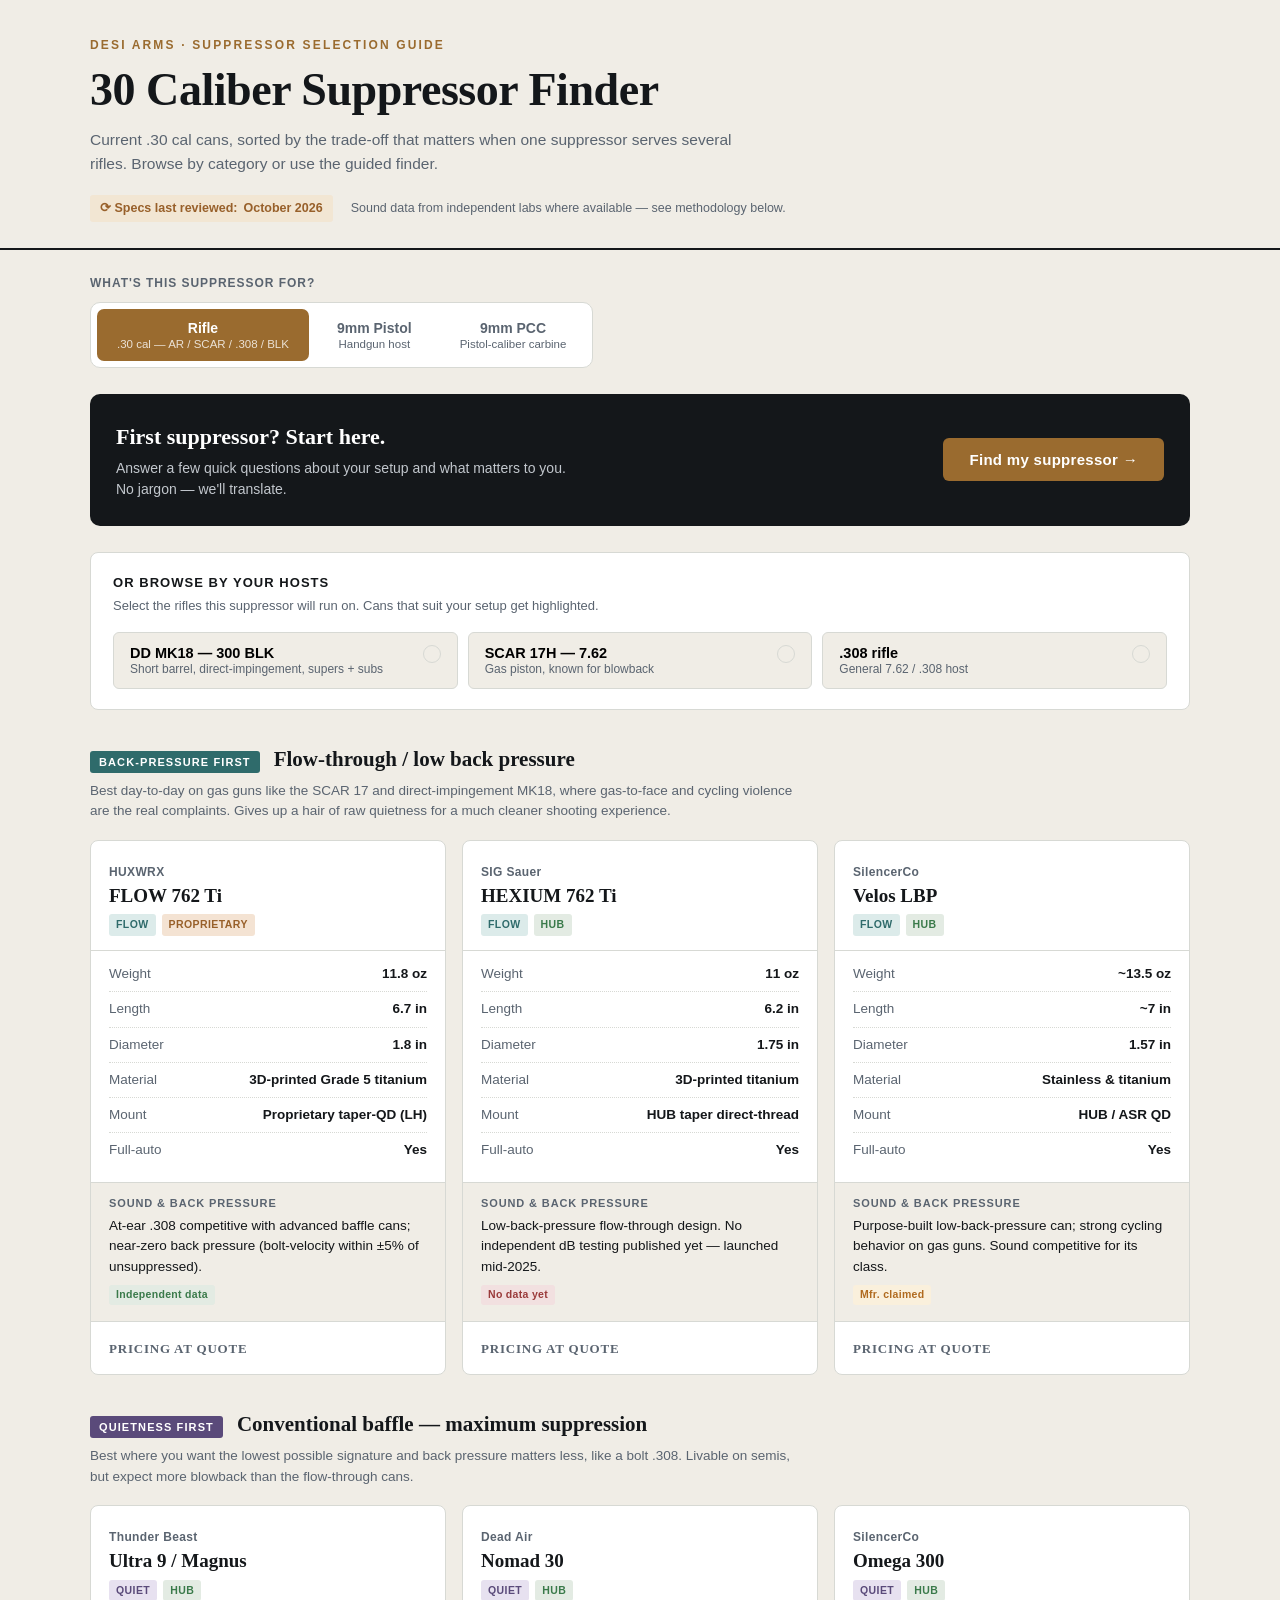
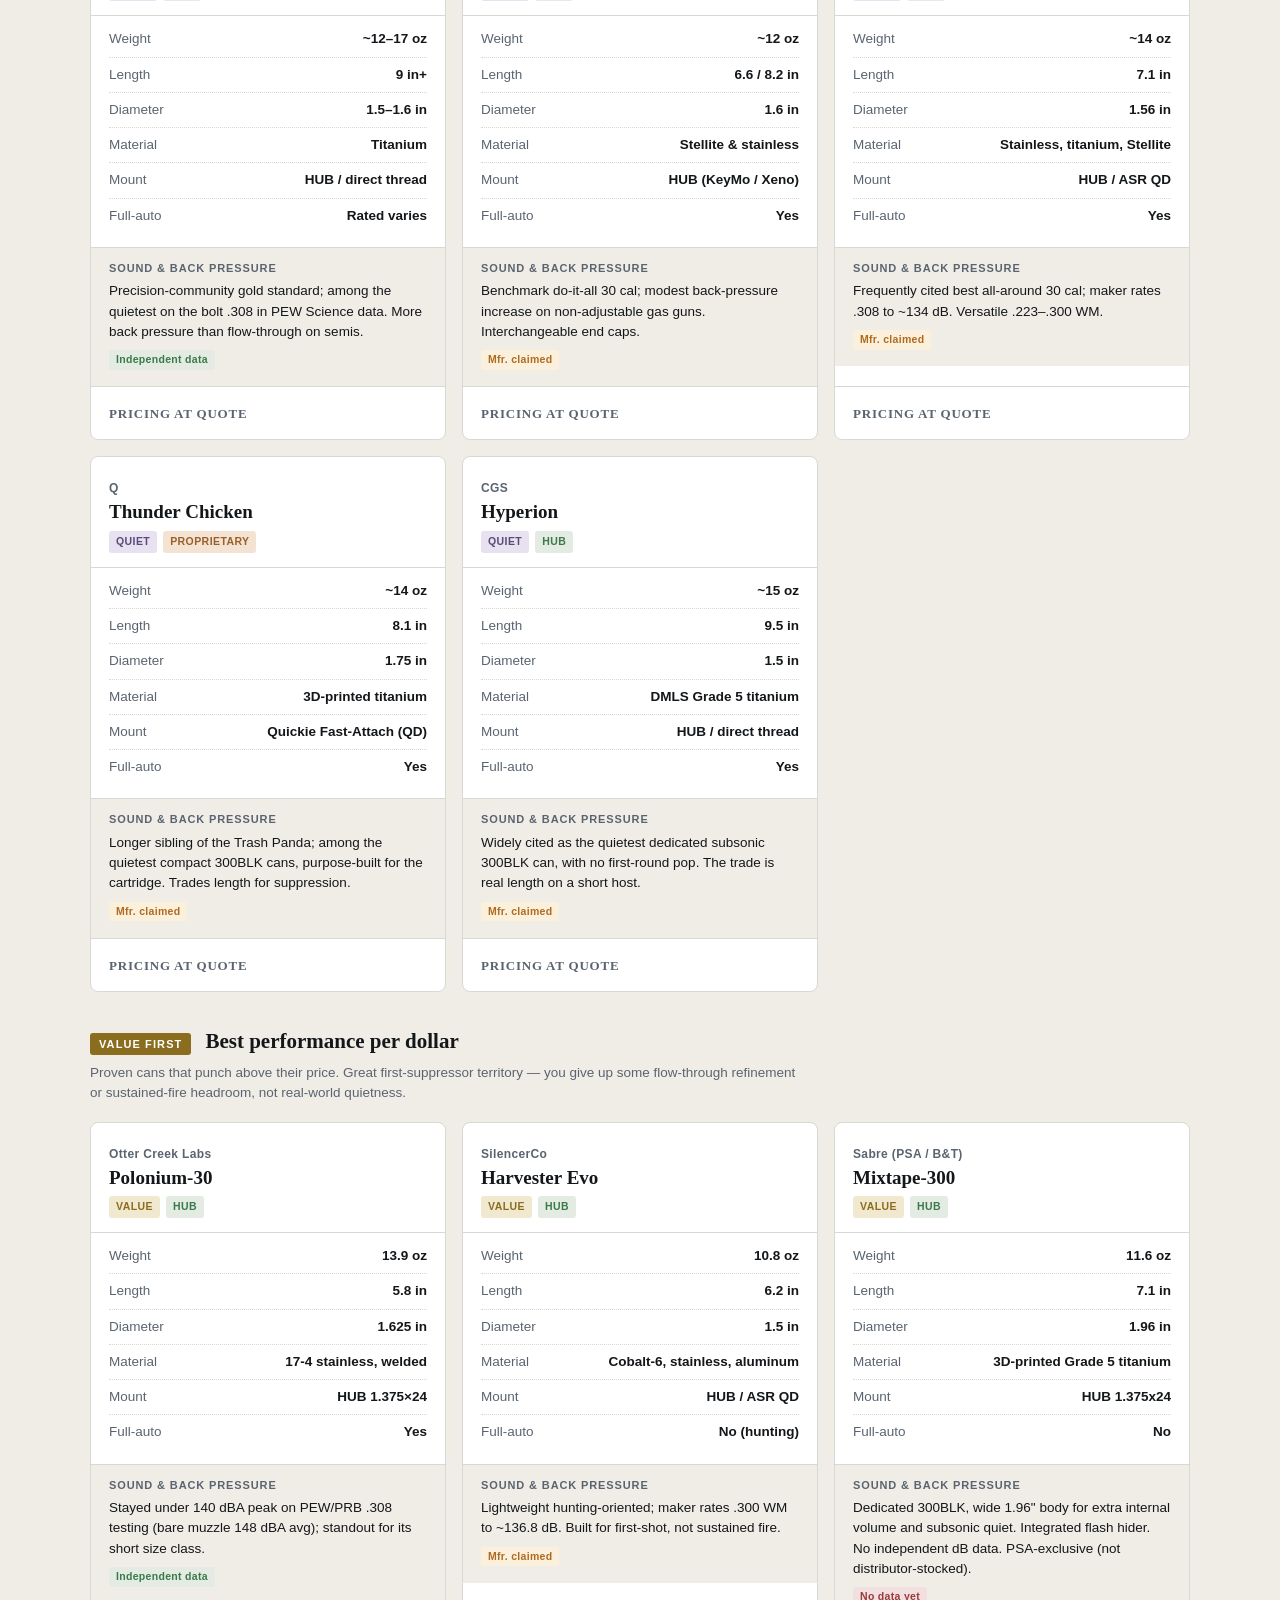
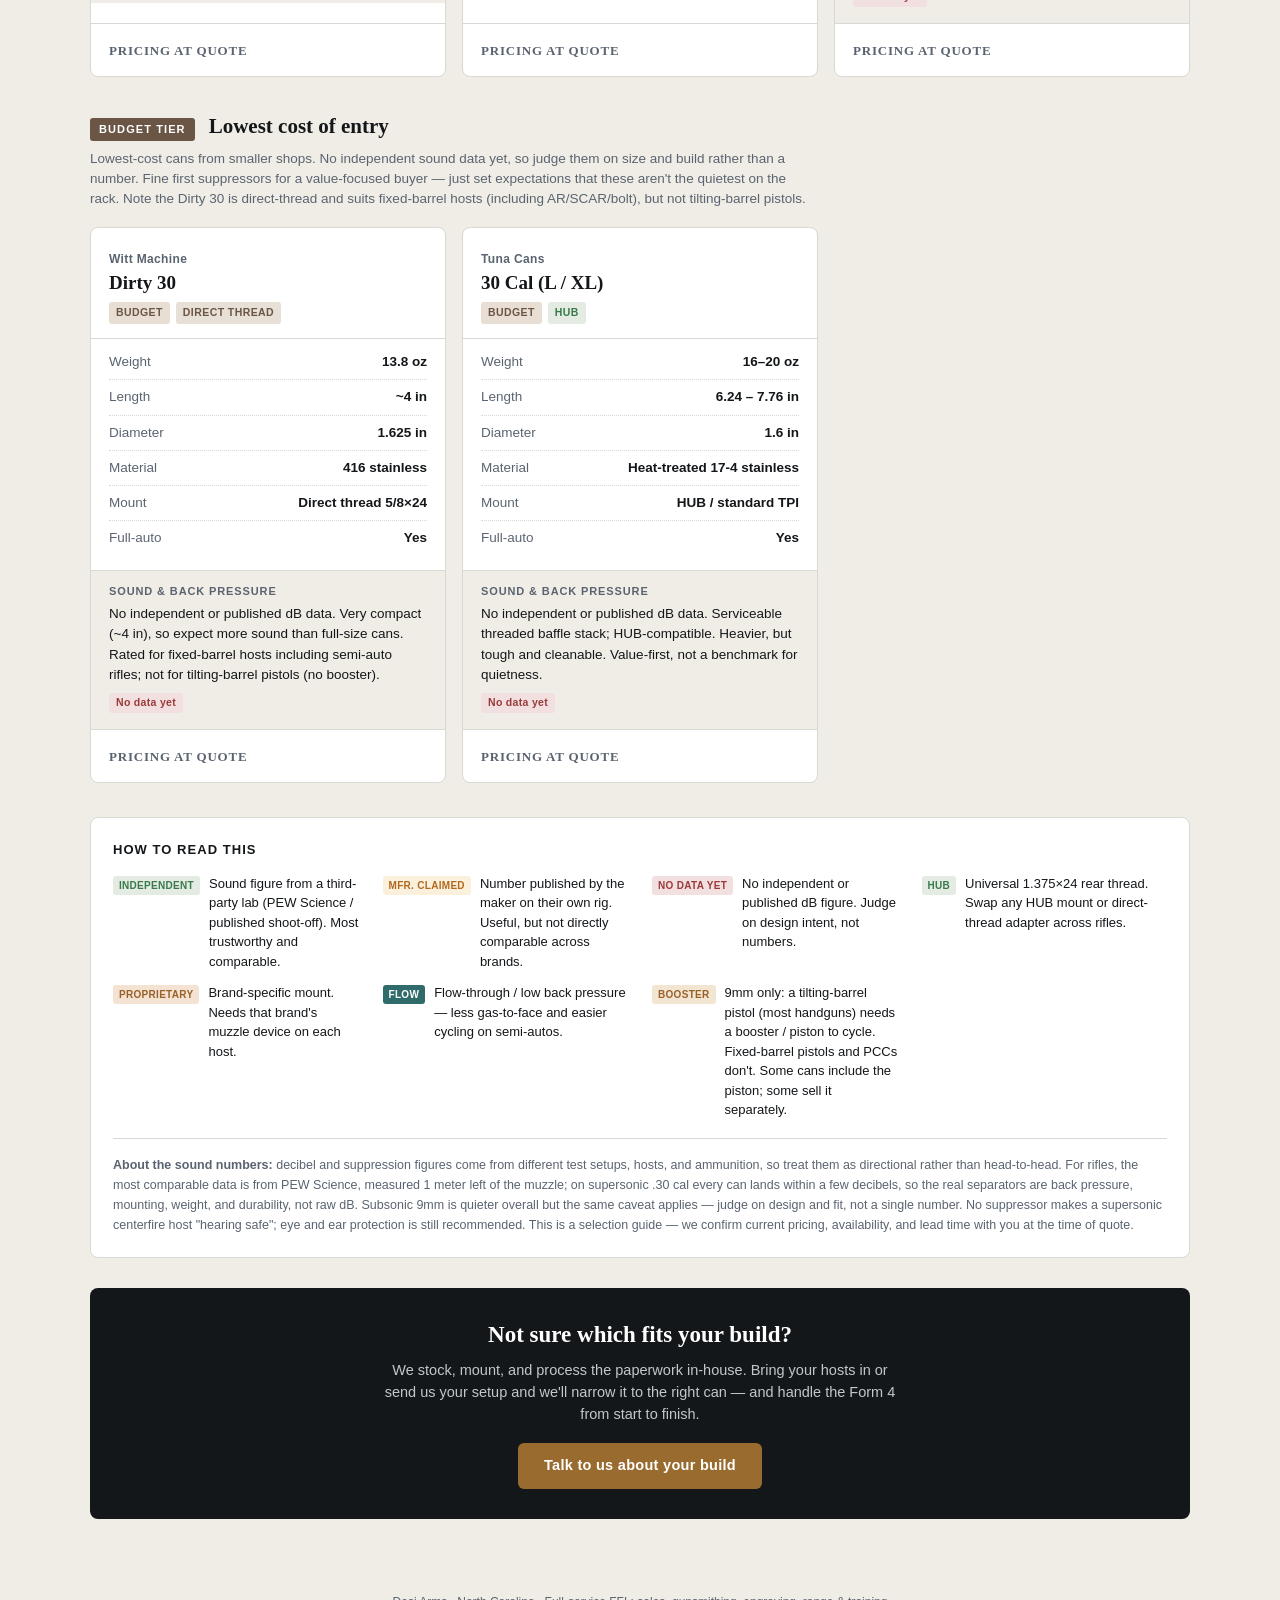
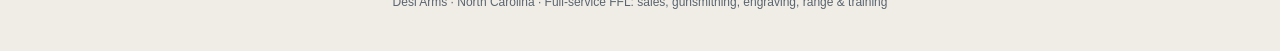
<file: suppressor-comparison.html>
<!DOCTYPE html>
<!-- ============================================================
     CUSTOMER-FACING TODO — do these before public launch:
     1. Point CTA links: replace every href="#contact" with the
        real contact / quote-request / class-registration URL.
     2. Confirm LAST_UPDATED (in the <script> data block) is current;
        re-verify all prices and any dB figures before going public.
     3. Decide hosting: embed this same file (or its OPTICS/SUPPRESSORS
        data) on the BigCommerce services page — do NOT fork a second
        copy. One source of truth.
     4. Remove or repoint the footer if the public site has its own.
     5. (Optional) Add analytics / lead capture on the CTA.
     Keep this file internal-dashboard-linked until the above are done.
     ============================================================ -->
<html lang="en">
<head>
<meta charset="UTF-8">
<meta name="viewport" content="width=device-width, initial-scale=1.0">
<link rel="icon" href="favicon.ico" sizes="48x48">
<link rel="icon" type="image/png" sizes="32x32" href="favicon-32.png">
<link rel="icon" type="image/png" sizes="16x16" href="favicon-16.png">
<link rel="apple-touch-icon" href="apple-touch-icon.png">
<title>30 Cal Suppressor Finder — Desi Arms</title>
<style>
  /* ============================================================
     DATA-DRIVEN DISPLAY. All suppressor data lives in the
     <script> JSON block near the bottom. Edit numbers there;
     never touch this CSS or render logic to update specs.
     Bump LAST_UPDATED in the script when you revise figures.
     ============================================================ */
  :root {
    --ink: #14171a; --steel: #5a6470; --hairline: #d7d9d4;
    --paper: #f0ede6; --card: #ffffff;
    --brass: #9a6b2f; --brass-soft: #f2e6d3;
    --flow: #2f6b6b; --flow-soft: #dcebea;
    --quiet: #5a4a7a; --quiet-soft: #e7e1f0;
    --value: #8a6d1f; --value-soft: #f1e9cf;
    --budget: #6b5544; --budget-soft: #e8ded4;
    --safe: #3a7a4a; --warn: #b06a1f; --absent: #98602a;
  }
  * { box-sizing: border-box; margin: 0; padding: 0; }
  body {
    font-family: "Inter", -apple-system, BlinkMacSystemFont, "Segoe UI", Roboto, sans-serif;
    color: var(--ink); background: var(--paper); line-height: 1.5;
    -webkit-font-smoothing: antialiased;
  }
  .wrap { max-width: 1140px; margin: 0 auto; padding: 0 20px; }

  /* ---- Platform selector (segmented) ---- */
  .platform-bar { margin: 24px 0 4px; }
  .platform-bar .plabel { font-size: 12px; letter-spacing: 0.08em; text-transform: uppercase; color: var(--steel); font-weight: 700; margin-bottom: 10px; }
  .seg { display: inline-flex; flex-wrap: wrap; gap: 8px; background: var(--card); border: 1px solid var(--hairline); border-radius: 10px; padding: 6px; }
  .seg button { font-family: inherit; font-weight: 700; font-size: 14px; padding: 11px 20px; border-radius: 7px; border: none; background: transparent; color: var(--steel); cursor: pointer; transition: all 0.15s ease; }
  .seg button .psub { display: block; font-weight: 500; font-size: 11.5px; color: var(--steel); margin-top: 2px; }
  .seg button:hover { color: var(--ink); }
  .seg button.active { background: var(--brass); color: #fff; }
  .seg button.active .psub { color: rgba(255,255,255,0.8); }

  header { border-bottom: 2px solid var(--ink); padding: 36px 0 26px; margin-bottom: 8px; }
  .eyebrow { font-size: 12px; letter-spacing: 0.18em; text-transform: uppercase; color: var(--brass); font-weight: 700; margin-bottom: 12px; }
  h1 { font-family: "Georgia","Times New Roman",serif; font-size: clamp(28px,5vw,46px); font-weight: 700; letter-spacing: -0.01em; line-height: 1.05; }
  .sub { margin-top: 14px; max-width: 660px; color: var(--steel); font-size: 15.5px; }
  .meta-row { margin-top: 20px; display: flex; flex-wrap: wrap; gap: 8px 18px; font-size: 12.5px; color: var(--steel); align-items: center; }
  .stamp { display: inline-flex; align-items: center; gap: 6px; background: var(--brass-soft); color: var(--absent); padding: 4px 10px; border-radius: 3px; font-weight: 600; }

  /* ---- First-time CTA banner ---- */
  .finder-banner {
    background: var(--ink); color: #fff; border-radius: 10px;
    padding: 26px 26px; margin: 26px 0 8px; display: flex;
    align-items: center; justify-content: space-between; gap: 20px; flex-wrap: wrap;
  }
  .finder-banner .fb-text h2 { font-family: "Georgia",serif; font-size: 22px; margin-bottom: 5px; }
  .finder-banner .fb-text p { color: #c2c7cd; font-size: 14px; max-width: 460px; }
  .finder-banner button {
    background: var(--brass); color: #fff; border: none; cursor: pointer;
    font-family: inherit; font-weight: 700; font-size: 15px; padding: 13px 26px;
    border-radius: 6px; letter-spacing: 0.02em; white-space: nowrap;
  }
  .finder-banner button:hover { background: #875c28; }

  /* ---- Quiz modal ---- */
  .overlay {
    position: fixed; inset: 0; background: rgba(20,23,26,0.55);
    display: none; align-items: center; justify-content: center; padding: 16px; z-index: 50;
  }
  .overlay.open { display: flex; }
  .quiz {
    background: var(--paper); border-radius: 12px; max-width: 560px; width: 100%;
    max-height: 92vh; overflow-y: auto; box-shadow: 0 18px 50px rgba(0,0,0,0.3);
  }
  .quiz-head { padding: 22px 26px 0; display: flex; justify-content: space-between; align-items: flex-start; }
  .quiz-head .qstep { font-size: 12px; letter-spacing: 0.1em; text-transform: uppercase; color: var(--brass); font-weight: 700; }
  .quiz-close { background: none; border: none; font-size: 26px; line-height: 1; color: var(--steel); cursor: pointer; padding: 0; }
  .progress { height: 4px; background: var(--hairline); border-radius: 3px; margin: 14px 26px 0; overflow: hidden; }
  .progress span { display: block; height: 100%; background: var(--brass); transition: width 0.25s ease; }
  .quiz-body { padding: 18px 26px 8px; }
  .quiz-body h3 { font-family: "Georgia",serif; font-size: 23px; margin-bottom: 4px; line-height: 1.15; }
  .quiz-body .qhelp { font-size: 13.5px; color: var(--steel); margin-bottom: 18px; }
  .opt {
    display: block; width: 100%; text-align: left; background: var(--card);
    border: 1.5px solid var(--hairline); border-radius: 8px; padding: 14px 16px;
    margin-bottom: 10px; cursor: pointer; font-family: inherit; transition: all 0.12s ease;
  }
  .opt:hover { border-color: var(--steel); }
  .opt.sel { border-color: var(--brass); background: var(--brass-soft); }
  .opt .ot { font-weight: 700; font-size: 15px; display: block; }
  .opt .od { font-size: 12.5px; color: var(--steel); margin-top: 2px; }
  .opt .check { float: right; width: 20px; height: 20px; border-radius: 5px; border: 1.5px solid var(--hairline); }
  .opt.sel .check { background: var(--brass); border-color: var(--brass); position: relative; }
  .opt.sel .check::after { content:"✓"; color:#fff; font-size:13px; position:absolute; top:0; left:4px; font-weight:700; }
  .multi-hint { font-size: 12px; color: var(--brass); font-weight: 600; margin-bottom: 12px; }
  .quiz-foot { padding: 8px 26px 24px; display: flex; justify-content: space-between; gap: 12px; }
  .qbtn { font-family: inherit; font-weight: 700; font-size: 14px; padding: 11px 22px; border-radius: 6px; cursor: pointer; border: none; }
  .qbtn.ghost { background: none; color: var(--steel); border: 1.5px solid var(--hairline); }
  .qbtn.prime { background: var(--brass); color: #fff; }
  .qbtn.prime:disabled { background: var(--hairline); color: var(--steel); cursor: not-allowed; }

  /* ---- Result panel ---- */
  .result { padding: 6px 26px 26px; }
  .result .rlabel { font-size: 12px; letter-spacing: 0.1em; text-transform: uppercase; color: var(--brass); font-weight: 700; margin-bottom: 6px; }
  .rec-card { background: var(--card); border: 1px solid var(--hairline); border-radius: 10px; overflow: hidden; margin-bottom: 14px; }
  .rec-top { padding: 18px 20px; border-bottom: 1px solid var(--hairline); }
  .rec-top .rbrand { font-size: 12px; color: var(--steel); font-weight: 600; }
  .rec-top .rmodel { font-family: "Georgia",serif; font-size: 22px; font-weight: 700; margin: 2px 0 4px; }
  .rec-top .rprice { font-size: 14px; color: var(--ink); font-weight: 600; }
  .rec-why { padding: 14px 20px; font-size: 13.5px; }
  .rec-why .wt { font-weight: 700; margin-bottom: 4px; }
  .runner { background: var(--card); border: 1px solid var(--hairline); border-radius: 8px; padding: 12px 16px; margin-bottom: 10px; font-size: 13px; }
  .runner b { font-family: "Georgia",serif; }
  .result-actions { display: flex; gap: 10px; margin-top: 6px; flex-wrap: wrap; }

  /* ---- Host filter ---- */
  .controls { background: var(--card); border: 1px solid var(--hairline); border-radius: 8px; padding: 20px 22px; margin: 26px 0 14px; }
  .controls h2 { font-size: 13px; letter-spacing: 0.08em; text-transform: uppercase; margin-bottom: 4px; }
  .controls p { font-size: 13px; color: var(--steel); margin-bottom: 16px; }
  .host-grid { display: flex; flex-wrap: wrap; gap: 10px; }
  .host-btn { border: 1.5px solid var(--hairline); background: var(--paper); border-radius: 6px; padding: 12px 16px; cursor: pointer; text-align: left; min-width: 180px; flex: 1; transition: all 0.15s ease; font-family: inherit; }
  .host-btn:hover { border-color: var(--steel); }
  .host-btn.active { border-color: var(--brass); background: var(--brass-soft); }
  .host-btn .hname { font-weight: 700; font-size: 14.5px; display: block; }
  .host-btn .hdesc { font-size: 12px; color: var(--steel); margin-top: 2px; }
  .host-btn .check { float: right; width: 18px; height: 18px; border-radius: 50%; border: 1.5px solid var(--hairline); display: inline-block; }
  .host-btn.active .check { background: var(--brass); border-color: var(--brass); position: relative; }
  .host-btn.active .check::after { content:"✓"; color:#fff; font-size:12px; position:absolute; top:-1px; left:3px; font-weight:700; }
  .reset { background: none; border: none; color: var(--brass); cursor: pointer; font-size: 12.5px; font-weight: 600; margin-top: 14px; font-family: inherit; text-decoration: underline; padding: 0; }

  /* ---- Camp sections ---- */
  .camp { margin: 34px 0; }
  .camp-head { display: flex; align-items: baseline; gap: 14px; margin-bottom: 4px; flex-wrap: wrap; }
  .camp-tag { font-size: 11px; letter-spacing: 0.1em; text-transform: uppercase; font-weight: 700; padding: 3px 9px; border-radius: 3px; color: #fff; }
  .camp-flow .camp-tag, .camp-modular .camp-tag { background: var(--flow); }
  .camp-quiet .camp-tag, .camp-ninemm-quiet .camp-tag { background: var(--quiet); }
  .camp-value .camp-tag, .camp-compact .camp-tag { background: var(--value); }
  .camp-budget .camp-tag, .camp-ninemm-value .camp-tag { background: var(--budget); }
  .camp-head h3 { font-family: "Georgia",serif; font-size: 21px; font-weight: 700; }
  .camp-note { font-size: 13.5px; color: var(--steel); margin: 6px 0 18px; max-width: 720px; }

  /* ---- Cards ---- */
  .cards { display: grid; grid-template-columns: repeat(auto-fill, minmax(310px, 1fr)); gap: 16px; }
  .card { background: var(--card); border: 1px solid var(--hairline); border-radius: 8px; overflow: hidden; display: flex; flex-direction: column; transition: box-shadow 0.15s ease; }
  .card.fit { box-shadow: 0 0 0 2px var(--brass); }
  .card.dim { opacity: 0.4; }
  .card-top { padding: 18px 18px 14px; border-bottom: 1px solid var(--hairline); }
  .card .brand { font-size: 12px; color: var(--steel); font-weight: 600; letter-spacing: 0.03em; }
  .card .model { font-family: "Georgia",serif; font-size: 19px; font-weight: 700; margin: 2px 0 8px; line-height: 1.15; }
  .badges { display: flex; flex-wrap: wrap; gap: 6px; }
  .badge { font-size: 10.5px; font-weight: 700; letter-spacing: 0.04em; text-transform: uppercase; padding: 3px 7px; border-radius: 3px; }
  .badge.camp-flow-b, .badge.camp-modular-b { background: var(--flow-soft); color: var(--flow); }
  .badge.camp-quiet-b, .badge.camp-ninemm-quiet-b { background: var(--quiet-soft); color: var(--quiet); }
  .badge.camp-value-b, .badge.camp-compact-b { background: var(--value-soft); color: var(--value); }
  .badge.camp-budget-b, .badge.camp-ninemm-value-b { background: var(--budget-soft); color: var(--budget); }
  .badge.hub { background: #e3ebe3; color: var(--safe); }
  .badge.prop { background: #f4e3d3; color: var(--absent); }
  .badge.dt { background: #e6e0d6; color: #6b5544; }
  .badge.fit-badge { background: var(--brass); color: #fff; }
  .specs { padding: 6px 18px 14px; }
  .spec { display: flex; justify-content: space-between; gap: 12px; padding: 7px 0; border-bottom: 1px dotted var(--hairline); font-size: 13.5px; }
  .spec:last-child { border-bottom: none; }
  .spec .k { color: var(--steel); }
  .spec .v { font-weight: 600; text-align: right; }
  .db-block { padding: 12px 18px 16px; background: var(--paper); border-top: 1px solid var(--hairline); }
  .db-label { font-size: 11px; letter-spacing: 0.08em; text-transform: uppercase; color: var(--steel); font-weight: 700; margin-bottom: 5px; }
  .db-val { font-size: 13.5px; }
  .src { display: inline-block; font-size: 10.5px; font-weight: 700; padding: 2px 7px; border-radius: 3px; margin-top: 8px; letter-spacing: 0.03em; }
  .src.independent { background: #e3ebe3; color: var(--safe); }
  .src.claimed { background: #faf0dc; color: var(--warn); }
  .src.none { background: #f2e0e0; color: #9a3a3a; }
  .price-row { padding: 14px 18px; margin-top: auto; border-top: 1px solid var(--hairline); }
  .price { font-family: "Georgia",serif; font-size: 19px; font-weight: 700; }
  .price .cur { font-size: 13px; color: var(--steel); font-weight: 400; }
  .price-note { font-family: "Barlow Condensed","Georgia",serif; font-size: 13px; font-weight: 700; text-transform: uppercase; letter-spacing: 0.06em; color: var(--steel); }

  /* ---- Legend ---- */
  .legend { background: var(--card); border: 1px solid var(--hairline); border-radius: 8px; padding: 22px; margin: 30px 0; }
  .legend h3 { font-size: 13px; letter-spacing: 0.08em; text-transform: uppercase; margin-bottom: 14px; }
  .legend-grid { display: grid; grid-template-columns: repeat(auto-fit, minmax(220px, 1fr)); gap: 12px 24px; }
  .legend-item { font-size: 13px; display: flex; gap: 9px; align-items: flex-start; }
  .legend-item .chip { flex-shrink: 0; margin-top: 2px; }
  .chip { font-size: 10px; font-weight: 700; padding: 2px 6px; border-radius: 3px; text-transform: uppercase; letter-spacing: 0.03em; }
  .disclaimer { font-size: 12.5px; color: var(--steel); line-height: 1.6; border-top: 1px solid var(--hairline); margin-top: 18px; padding-top: 16px; }

  .cta { background: var(--ink); color: #fff; border-radius: 8px; padding: 30px 26px; margin: 30px 0 50px; text-align: center; }
  .cta h3 { font-family: "Georgia",serif; font-size: 23px; margin-bottom: 8px; }
  .cta p { color: #c2c7cd; font-size: 14.5px; max-width: 520px; margin: 0 auto 18px; }
  .cta a { display: inline-block; background: var(--brass); color: #fff; text-decoration: none; font-weight: 700; padding: 12px 26px; border-radius: 6px; font-size: 14.5px; letter-spacing: 0.02em; }

  footer { font-size: 12px; color: var(--steel); padding: 24px 0 40px; text-align: center; }

  @media (max-width: 560px) {
    .host-btn { min-width: 100%; }
    .cards { grid-template-columns: 1fr; }
    .finder-banner button { width: 100%; }
  }
</style>
</head>
<body>

<header>
  <div class="wrap">
    <div class="eyebrow">Desi Arms · Suppressor Selection Guide</div>
    <h1 id="pageTitle">Suppressor Finder</h1>
    <p class="sub" id="pageSub">Pick your platform below, then browse by category or use the guided finder. New to suppressors? The finder asks a few plain questions and points you to the right can.</p>
    <div class="meta-row">
      <span class="stamp">⟳ Specs last reviewed: <span id="updated"></span></span>
      <span>Sound data from independent labs where available — see methodology below.</span>
    </div>
  </div>
</header>

<div class="wrap">

  <div class="platform-bar">
    <div class="plabel">What's this suppressor for?</div>
    <div class="seg" id="platformSeg">
      <button data-plat="rifle" class="active">Rifle<span class="psub">.30 cal — AR / SCAR / .308 / BLK</span></button>
      <button data-plat="pistol">9mm Pistol<span class="psub">Handgun host</span></button>
      <button data-plat="pcc">9mm PCC<span class="psub">Pistol-caliber carbine</span></button>
    </div>
  </div>

  <div class="finder-banner">
    <div class="fb-text">
      <h2>First suppressor? Start here.</h2>
      <p>Answer a few quick questions about your setup and what matters to you. No jargon — we'll translate.</p>
    </div>
    <button id="openQuiz">Find my suppressor →</button>
  </div>

  <div class="controls">
    <h2>Or browse by your hosts</h2>
    <p>Select the rifles this suppressor will run on. Cans that suit your setup get highlighted.</p>
    <div class="host-grid" id="hostGrid"></div>
    <button class="reset" id="resetBtn" style="display:none;">Clear selection</button>
  </div>

  <div id="campContainer"></div>

  <div class="legend">
    <h3>How to read this</h3>
    <div class="legend-grid">
      <div class="legend-item"><span class="chip src independent">Independent</span><span>Sound figure from a third-party lab (PEW Science / published shoot-off). Most trustworthy and comparable.</span></div>
      <div class="legend-item"><span class="chip src claimed">Mfr. claimed</span><span>Number published by the maker on their own rig. Useful, but not directly comparable across brands.</span></div>
      <div class="legend-item"><span class="chip src none">No data yet</span><span>No independent or published dB figure. Judge on design intent, not numbers.</span></div>
      <div class="legend-item"><span class="chip badge hub">HUB</span><span>Universal 1.375×24 rear thread. Swap any HUB mount or direct-thread adapter across rifles.</span></div>
      <div class="legend-item"><span class="chip badge prop">Proprietary</span><span>Brand-specific mount. Needs that brand's muzzle device on each host.</span></div>
      <div class="legend-item"><span class="chip camp-tag" style="background:var(--flow)">Flow</span><span>Flow-through / low back pressure — less gas-to-face and easier cycling on semi-autos.</span></div>
      <div class="legend-item"><span class="chip badge" style="background:var(--brass-soft);color:var(--absent)">Booster</span><span>9mm only: a tilting-barrel pistol (most handguns) needs a booster / piston to cycle. Fixed-barrel pistols and PCCs don't. Some cans include the piston; some sell it separately.</span></div>
    </div>
    <p class="disclaimer">
      <strong>About the sound numbers:</strong> decibel and suppression figures come from different test setups, hosts, and ammunition, so treat them as directional rather than head-to-head. For rifles, the most comparable data is from PEW Science, measured 1 meter left of the muzzle; on supersonic .30 cal every can lands within a few decibels, so the real separators are back pressure, mounting, weight, and durability, not raw dB. Subsonic 9mm is quieter overall but the same caveat applies — judge on design and fit, not a single number. No suppressor makes a supersonic centerfire host "hearing safe"; eye and ear protection is still recommended. This is a selection guide — we confirm current pricing, availability, and lead time with you at the time of quote.
    </p>
  </div>

  <div class="cta">
    <h3>Not sure which fits your build?</h3>
    <p>We stock, mount, and process the paperwork in-house. Bring your hosts in or send us your setup and we'll narrow it to the right can — and handle the Form 4 from start to finish.</p>
    <a href="#contact">Talk to us about your build</a>
  </div>

</div>

<footer>
  <div class="wrap">Desi Arms · North Carolina · Full-service FFL: sales, gunsmithing, engraving, range &amp; training</div>
</footer>

<!-- ===== Quiz modal ===== -->
<div class="overlay" id="overlay">
  <div class="quiz" id="quiz" role="dialog" aria-modal="true" aria-label="Suppressor finder"></div>
</div>

<script>
/* =================================================================
   EDIT ZONE. Update everything below to revise the guide.
   LAST_UPDATED: bump whenever you touch specs.

   PLATFORM: every can has platform "rifle" OR "pistol".
     - "rifle"  = the .30 cal set (host options: MK18/SCAR/.308/BLK bolt)
     - "pistol" = the 9mm set, shared by BOTH the Pistol and PCC finder
                  paths (a 9mm can runs on either). The finder's platform
                  selector decides which set + which question flow shows.
   camp (rifle) = "flow" | "quiet" | "value" | "budget".
   camp (9mm)   = "modular" | "ninemm-quiet" | "compact" | "ninemm-value".
   dbSource = "independent" | "claimed" | "none".
   hosts: host IDs this can suits (drives card highlighting).
     rifle hosts: mk18, scar, r308, blkbolt, bolt
     9mm hosts:   pistol-tilt (needs booster), pistol-fixed, pcc

   PRICING: intentionally NOT displayed. This is a selection tool only.
   Cards show "Pricing at quote"; staff confirm current price/MAP per
   distributor at point of sale. When the BigCommerce distributor feed
   is live, real-time pricing + availability + MAP will source from
   there — do not hardcode dollar figures back into this file.
   priceBand (1 budget .. 4 premium) is a HIDDEN relative tier used
   ONLY by the finder's budget question. Never displayed, not a price.

   traits: scoring profile for the finder, each 0-5:
     quiet  = raw suppression
     lowbp  = low back pressure (rifle: gas-gun friendliness;
              9mm: blowback reduction, matters on pistols + PCCs)
     light  = lightweight handling
     value  = price-to-performance
     durable= sustained-fire / hard-use toughness
   useFit: bonus points for use cases.
     rifle: range/hunt/tactical/precision/nv/blk
     9mm:   carry/range/pcc/defense (carry = compact handgun EDC-style)
   ================================================================= */

const LAST_UPDATED = "October 2026";

const HOSTS = [
  { id: "mk18", name: "DD MK18 — 300 BLK", desc: "Short barrel, direct-impingement, supers + subs" },
  { id: "scar", name: "SCAR 17H — 7.62",   desc: "Gas piston, known for blowback" },
  { id: "r308", name: ".308 rifle",        desc: "General 7.62 / .308 host" }
];

const SUPPRESSORS = [
  {
    brand: "HUXWRX", model: "FLOW 762 Ti", camp: "flow", platform: "rifle",
    mount: "Proprietary taper-QD (LH)", mountType: "prop",
    material: "3D-printed Grade 5 titanium",
    weight: "11.8 oz", length: "6.7 in", dia: "1.8 in", fa: "Yes",
    db: "At-ear .308 competitive with advanced baffle cans; near-zero back pressure (bolt-velocity within ±5% of unsuppressed).",
    dbSource: "independent",
    priceBand: 4, note: "Comes with QD muzzle brake.",
    hosts: ["mk18","scar","r308","blkbolt"],
    traits: { quiet: 4, lowbp: 5, light: 5, value: 2, durable: 5 },
    useFit: { range: 4, hunt: 4, tactical: 5, precision: 3, nv: 5, blk: 3 }
  },
  {
    brand: "SIG Sauer", model: "HEXIUM 762 Ti", camp: "flow", platform: "rifle",
    mount: "HUB taper direct-thread", mountType: "hub",
    material: "3D-printed titanium",
    weight: "11 oz", length: "6.2 in", dia: "1.75 in", fa: "Yes",
    db: "Low-back-pressure flow-through design. No independent dB testing published yet — launched mid-2025.",
    dbSource: "none",
    priceBand: 3, note: "HUB-compatible; modular end cap.",
    hosts: ["mk18","scar","r308","blkbolt"],
    traits: { quiet: 3, lowbp: 5, light: 5, value: 4, durable: 4 },
    useFit: { range: 4, hunt: 4, tactical: 5, precision: 3, nv: 5, blk: 3 }
  },
  {
    brand: "SilencerCo", model: "Velos LBP", camp: "flow", platform: "rifle",
    mount: "HUB / ASR QD", mountType: "hub",
    material: "Stainless &amp; titanium",
    weight: "~13.5 oz", length: "~7 in", dia: "1.57 in", fa: "Yes",
    db: "Purpose-built low-back-pressure can; strong cycling behavior on gas guns. Sound competitive for its class.",
    dbSource: "claimed",
    priceBand: 4, note: "Third major flow-through option.",
    hosts: ["mk18","scar","r308","blkbolt"],
    traits: { quiet: 3, lowbp: 5, light: 3, value: 3, durable: 4 },
    useFit: { range: 4, hunt: 3, tactical: 5, precision: 3, nv: 5, blk: 3 }
  },
  {
    brand: "Thunder Beast", model: "Ultra 9 / Magnus", camp: "quiet", platform: "rifle",
    mount: "HUB / direct thread", mountType: "hub",
    material: "Titanium",
    weight: "~12–17 oz", length: "9 in+", dia: "1.5–1.6 in", fa: "Rated varies",
    db: "Precision-community gold standard; among the quietest on the bolt .308 in PEW Science data. More back pressure than flow-through on semis.",
    dbSource: "independent",
    priceBand: 4, note: "Quietest-first; best on the bolt gun.",
    hosts: ["r308","blkbolt"],
    traits: { quiet: 5, lowbp: 2, light: 3, value: 2, durable: 4 },
    useFit: { range: 3, hunt: 4, tactical: 2, precision: 5, nv: 3, blk: 4 }
  },
  {
    brand: "Dead Air", model: "Nomad 30", camp: "quiet", platform: "rifle",
    mount: "HUB (KeyMo / Xeno)", mountType: "hub",
    material: "Stellite &amp; stainless",
    weight: "~12 oz", length: "6.6 / 8.2 in", dia: "1.6 in", fa: "Yes",
    db: "Benchmark do-it-all 30 cal; modest back-pressure increase on non-adjustable gas guns. Interchangeable end caps.",
    dbSource: "claimed",
    priceBand: 3, note: "Strong all-rounder, gas-gun friendly.",
    hosts: ["r308","scar","mk18","blkbolt"],
    traits: { quiet: 4, lowbp: 3, light: 4, value: 4, durable: 5 },
    useFit: { range: 5, hunt: 5, tactical: 4, precision: 4, nv: 4, blk: 4 }
  },
  {
    brand: "SilencerCo", model: "Omega 300", camp: "quiet", platform: "rifle",
    mount: "HUB / ASR QD", mountType: "hub",
    material: "Stainless, titanium, Stellite",
    weight: "~14 oz", length: "7.1 in", dia: "1.56 in", fa: "Yes",
    db: "Frequently cited best all-around 30 cal; maker rates .308 to ~134 dB. Versatile .223–.300 WM.",
    dbSource: "claimed",
    priceBand: 3, note: "Versatile, often best value premium.",
    hosts: ["r308","mk18","blkbolt"],
    traits: { quiet: 4, lowbp: 3, light: 3, value: 5, durable: 5 },
    useFit: { range: 5, hunt: 4, tactical: 4, precision: 4, nv: 3, blk: 4 }
  },
  {
    brand: "Otter Creek Labs", model: "Polonium-30", camp: "value", platform: "rifle",
    mount: "HUB 1.375×24", mountType: "hub",
    material: "17-4 stainless, welded",
    weight: "13.9 oz", length: "5.8 in", dia: "1.625 in", fa: "Yes",
    db: "Stayed under 140 dBA peak on PEW/PRB .308 testing (bare muzzle 148 dBA avg); standout for its short size class.",
    dbSource: "independent",
    priceBand: 2, note: "Best value; real independent data.",
    hosts: ["r308","mk18","blkbolt"],
    traits: { quiet: 4, lowbp: 3, light: 4, value: 5, durable: 4 },
    useFit: { range: 5, hunt: 4, tactical: 4, precision: 3, nv: 3, blk: 4 }
  },
  {
    brand: "SilencerCo", model: "Harvester Evo", camp: "value", platform: "rifle",
    mount: "HUB / ASR QD", mountType: "hub",
    material: "Cobalt-6, stainless, aluminum",
    weight: "10.8 oz", length: "6.2 in", dia: "1.5 in", fa: "No (hunting)",
    db: "Lightweight hunting-oriented; maker rates .300 WM to ~136.8 dB. Built for first-shot, not sustained fire.",
    dbSource: "claimed",
    priceBand: 2, note: "Lightest; hunting / .308 only.",
    hosts: ["r308","blkbolt"],
    traits: { quiet: 3, lowbp: 3, light: 5, value: 5, durable: 2 },
    useFit: { range: 3, hunt: 5, tactical: 2, precision: 3, nv: 2, blk: 3 }
  },
  {
    brand: "Witt Machine", model: "Dirty 30", camp: "budget", platform: "rifle",
    mount: "Direct thread 5/8×24", mountType: "dt",
    material: "416 stainless",
    weight: "13.8 oz", length: "~4 in", dia: "1.625 in", fa: "Yes",
    db: "No independent or published dB data. Very compact (~4 in), so expect more sound than full-size cans. Rated for fixed-barrel hosts including semi-auto rifles; not for tilting-barrel pistols (no booster).",
    dbSource: "none",
    priceBand: 1, note: "Shortest option; direct-thread only.",
    hosts: ["mk18","scar","r308","blkbolt"],
    traits: { quiet: 2, lowbp: 3, light: 4, value: 5, durable: 3 },
    useFit: { range: 4, hunt: 4, tactical: 3, precision: 3, nv: 3, blk: 2 }
  },
  {
    brand: "Tuna Cans", model: "30 Cal (L / XL)", camp: "budget", platform: "rifle",
    mount: "HUB / standard TPI", mountType: "hub",
    material: "Heat-treated 17-4 stainless",
    weight: "16–20 oz", length: "6.24 – 7.76 in", dia: "1.6 in", fa: "Yes",
    db: "No independent or published dB data. Serviceable threaded baffle stack; HUB-compatible. Heavier, but tough and cleanable. Value-first, not a benchmark for quietness.",
    dbSource: "none",
    priceBand: 1, note: "Serviceable stack; HUB mount.",
    hosts: ["mk18","scar","r308","blkbolt"],
    traits: { quiet: 3, lowbp: 3, light: 2, value: 5, durable: 4 },
    useFit: { range: 5, hunt: 4, tactical: 3, precision: 3, nv: 2, blk: 2 }
  },
  {
    brand: "Sabre (PSA / B&T)", model: "Mixtape-300", camp: "value", platform: "rifle",
    mount: "HUB 1.375x24", mountType: "hub",
    material: "3D-printed Grade 5 titanium",
    weight: "11.6 oz", length: "7.1 in", dia: "1.96 in", fa: "No",
    db: "Dedicated 300BLK, wide 1.96\" body for extra internal volume and subsonic quiet. Integrated flash hider. No independent dB data. PSA-exclusive (not distributor-stocked).",
    dbSource: "none",
    priceBand: 2, note: "300BLK-only; PSA house brand; bolt-gun friendly.",
    hosts: ["mk18","r308","blkbolt"],
    traits: { quiet: 4, lowbp: 2, light: 4, value: 4, durable: 3 },
    useFit: { range: 3, hunt: 4, tactical: 2, precision: 4, nv: 4, blk: 5 }
  },
  {
    brand: "Q", model: "Thunder Chicken", camp: "quiet", platform: "rifle",
    mount: "Quickie Fast-Attach (QD)", mountType: "prop",
    material: "3D-printed titanium",
    weight: "~14 oz", length: "8.1 in", dia: "1.75 in", fa: "Yes",
    db: "Longer sibling of the Trash Panda; among the quietest compact 300BLK cans, purpose-built for the cartridge. Trades length for suppression.",
    dbSource: "claimed",
    priceBand: 4, note: "Very quiet 300BLK; premium; longer.",
    hosts: ["mk18","r308","blkbolt"],
    traits: { quiet: 5, lowbp: 3, light: 3, value: 2, durable: 4 },
    useFit: { range: 4, hunt: 4, tactical: 3, precision: 5, nv: 3, blk: 5 }
  },
  {
    brand: "CGS", model: "Hyperion", camp: "quiet", platform: "rifle",
    mount: "HUB / direct thread", mountType: "hub",
    material: "DMLS Grade 5 titanium",
    weight: "~15 oz", length: "9.5 in", dia: "1.5 in", fa: "Yes",
    db: "Widely cited as the quietest dedicated subsonic 300BLK can, with no first-round pop. The trade is real length on a short host.",
    dbSource: "claimed",
    priceBand: 4, note: "Quietest-possible subsonic BLK; long; premium.",
    hosts: ["r308","blkbolt"],
    traits: { quiet: 5, lowbp: 3, light: 2, value: 2, durable: 4 },
    useFit: { range: 3, hunt: 3, tactical: 2, precision: 5, nv: 3, blk: 5 }
  },

  /* ===================== 9mm (Pistol + PCC) ===================== */
  {
    brand: "Rugged", model: "Obsidian 9", camp: "modular", platform: "pistol",
    mount: "Direct thread + piston (incl.)", mountType: "dt",
    material: "Stainless &amp; stay-cool", weight: "8.7–12.7 oz", length: "4.85–7.8 in", dia: "1.3 in", fa: "Yes",
    db: "The do-it-all 9mm benchmark. Modular — run full-length for max quiet or short (K-length) for a lively pistol. User-serviceable baffles; piston included for tilting-barrel pistols. Handles pistol, PCC, even subsonic 300BLK.",
    dbSource: "claimed",
    priceBand: 2, note: "Best all-around 9mm; modular; piston included.",
    hosts: ["pistol-tilt","pistol-fixed","pcc"],
    traits: { quiet: 4, lowbp: 3, light: 4, value: 5, durable: 5 },
    useFit: { carry: 4, range: 5, pcc: 5, defense: 4 }
  },
  {
    brand: "Dead Air", model: "Wolfman", camp: "modular", platform: "pistol",
    mount: "KeyMo / direct thread; piston sold sep.", mountType: "hub",
    material: "17-4 stainless &amp; Stellite", weight: "9.8–14.4 oz", length: "5.1–7.5 in", dia: "1.46 in", fa: "Yes",
    db: "Heavy-duty modular, originally a subgun can. Monolithic core = easy to clean. Best on PCC / subgun and hard use. Full-auto rated; KeyMo, tri-lug and direct-thread options. Piston sold separately for pistols.",
    dbSource: "claimed",
    priceBand: 3, note: "Best for PCC / hard use; easiest to maintain.",
    hosts: ["pistol-tilt","pistol-fixed","pcc"],
    traits: { quiet: 4, lowbp: 3, light: 2, value: 3, durable: 5 },
    useFit: { carry: 2, range: 4, pcc: 5, defense: 4 }
  },
  {
    brand: "Dead Air", model: "Mojave 9", camp: "ninemm-quiet", platform: "pistol",
    mount: "1/2x28 piston (incl.); P-Series", mountType: "hub",
    material: "3D-printed 6AL-4V titanium", weight: "8.2–9.6 oz", length: "5.89–7.64 in", dia: "1.405 in", fa: "Yes",
    db: "Dead Air's low-blowback 9mm — Triskelion 3D-printed titanium baffles for low back pressure AND strong sound reduction. Best for indoor / home-defense where gas-to-face matters. Modular length; piston included.",
    dbSource: "claimed",
    priceBand: 4, note: "Low blowback + quiet; premium titanium.",
    hosts: ["pistol-tilt","pistol-fixed","pcc"],
    traits: { quiet: 4, lowbp: 5, light: 4, value: 3, durable: 4 },
    useFit: { carry: 3, range: 4, pcc: 4, defense: 5 }
  },
  {
    brand: "SilencerCo", model: "Omega 9K", camp: "compact", platform: "pistol",
    mount: "Piston / tri-lug (sold sep.)", mountType: "hub",
    material: "Cobalt-6 &amp; 17-4 stainless", weight: "7.3 oz", length: "4.54 in", dia: "1.25 in", fa: "Yes",
    db: "Compact powerhouse — very short and light for carry/home-defense handguns, yet welded and full-auto rated. Great sound for its size. Best when size matters more than ultimate quiet.",
    dbSource: "claimed",
    priceBand: 3, note: "Most compact; carry / home-defense.",
    hosts: ["pistol-tilt","pistol-fixed","pcc"],
    traits: { quiet: 3, lowbp: 2, light: 5, value: 3, durable: 4 },
    useFit: { carry: 5, range: 3, pcc: 3, defense: 5 }
  },
  {
    brand: "CGS", model: "Mod 9", camp: "ninemm-quiet", platform: "pistol",
    mount: "Modular; piston / tri-lug", mountType: "hub",
    material: "Titanium &amp; stainless", weight: "6.7–8.8 oz", length: "5.1–6.9 in", dia: "1.38 in", fa: "Yes",
    db: "Enthusiast pick for maximum quiet on 9mm — modular, light titanium, consistently rated among the quietest full-size 9mm cans for range / PCC use. Compact SK variant also available.",
    dbSource: "claimed",
    priceBand: 2, note: "Quietest-first 9mm; light titanium; modular.",
    hosts: ["pistol-tilt","pistol-fixed","pcc"],
    traits: { quiet: 5, lowbp: 3, light: 4, value: 4, durable: 4 },
    useFit: { carry: 3, range: 5, pcc: 5, defense: 4 }
  },
  {
    brand: "YHM", model: "R9", camp: "ninemm-value", platform: "pistol",
    mount: "Direct thread + piston; tri-lug", mountType: "dt",
    material: "Stainless", weight: "~9.8 oz", length: "~6.5 in", dia: "1.38 in", fa: "Yes",
    db: "The budget-friendly 9mm. No independent data, but a proven, serviceable, full-auto-rated can at the lowest cost of entry. Best value first suppressor for a 9mm pistol or PCC.",
    dbSource: "none",
    priceBand: 1, note: "Lowest cost of entry; serviceable; full-auto.",
    hosts: ["pistol-tilt","pistol-fixed","pcc"],
    traits: { quiet: 3, lowbp: 2, light: 3, value: 5, durable: 4 },
    useFit: { carry: 3, range: 4, pcc: 4, defense: 3 }
  }
];

const CAMPS = [
  { id: "flow", tag: "Back-pressure first", title: "Flow-through / low back pressure",
    note: "Best day-to-day on gas guns like the SCAR 17 and direct-impingement MK18, where gas-to-face and cycling violence are the real complaints. Gives up a hair of raw quietness for a much cleaner shooting experience." },
  { id: "quiet", tag: "Quietness first", title: "Conventional baffle — maximum suppression",
    note: "Best where you want the lowest possible signature and back pressure matters less, like a bolt .308. Livable on semis, but expect more blowback than the flow-through cans." },
  { id: "value", tag: "Value first", title: "Best performance per dollar",
    note: "Proven cans that punch above their price. Great first-suppressor territory — you give up some flow-through refinement or sustained-fire headroom, not real-world quietness." },
  { id: "budget", tag: "Budget tier", title: "Lowest cost of entry",
    note: "Lowest-cost cans from smaller shops. No independent sound data yet, so judge them on size and build rather than a number. Fine first suppressors for a value-focused buyer — just set expectations that these aren't the quietest on the rack. Note the Dirty 30 is direct-thread and suits fixed-barrel hosts (including AR/SCAR/bolt), but not tilting-barrel pistols.",
    platform: "rifle" }
];

/* 9mm camps — shown only on the Pistol / PCC platform paths */
const CAMPS_9MM = [
  { id: "modular", tag: "Modular all-rounder", title: "One can, pistol + PCC",
    note: "Run them long for maximum quiet or short for a lively, compact setup. The do-everything choice if one 9mm can has to cover a pistol and a carbine — and these ship with (or take) a piston for tilting-barrel handguns.",
    platform: "pistol" },
  { id: "ninemm-quiet", tag: "Quietness / low blowback", title: "Quietest & cleanest",
    note: "Where you want the lowest signature or the least gas-to-face — indoor ranges, home defense, or just a pleasant shooting experience. Low-blowback designs keep gas out of your eyes on a blowback-operated pistol or PCC.",
    platform: "pistol" },
  { id: "compact", tag: "Compact / carry", title: "Smallest footprint",
    note: "Shortest and lightest, for a carry or home-defense handgun where length and weight matter more than squeezing out the last decibel. Still tough and full-auto rated.",
    platform: "pistol" },
  { id: "ninemm-value", tag: "Value / budget", title: "Lowest cost of entry",
    note: "A proven, serviceable 9mm can at the best price. Great first-suppressor territory — you give up some refinement and published data, not real-world usability.",
    platform: "pistol" }
];

/* ---------- Finder questions (per platform) ---------- */
const BUDGET_Q = {
  key: "budget", multi: false,
  title: "Where's your budget?",
  help: "Relative priority — we'll confirm exact current pricing after you pick.",
  options: [
    { val: "v", t: "Value-focused", d: "Best performance per dollar" },
    { val: "m", t: "Mid-range is fine", d: "Balanced — pay for the right can" },
    { val: "h", t: "No real ceiling", d: "Get me the best fit, price aside" }
  ]
};

const QUESTIONS_BY_PLATFORM = {
  rifle: [
    {
      key: "hosts", multi: true,
      title: "What will you run it on?",
      help: "Pick every rifle this can needs to fit. This drives caliber and gas behavior.",
      options: [
        { val: "mk18", t: "Short-barrel AR (e.g. MK18 / 300 BLK)", d: "Direct-impingement, lots of gas" },
        { val: "scar", t: "Gas-piston semi-auto (e.g. SCAR 17)", d: "Known for blowback to the face" },
        { val: "r308", t: "Full-size .308 / 7.62 rifle", d: "Semi-auto or bolt" },
        { val: "blkbolt", t: "300 BLK bolt gun (dedicated)", d: "Subsonic-focused, back pressure irrelevant" },
        { val: "bolt", t: "Mainly a bolt-action precision rifle", d: "Back pressure barely matters" }
      ]
    },
    {
      key: "priority", multi: false,
      title: "What matters most to you?",
      help: "Pick the one thing you'd protect first. We'll weight the result toward it.",
      options: [
        { val: "lowbp", t: "Less gas in my face", d: "Cleaner, more comfortable on semi-autos" },
        { val: "quiet", t: "As quiet as possible", d: "Lowest signature, willing to trade comfort" },
        { val: "light", t: "Keep it light", d: "Minimal added weight on the muzzle" },
        { val: "value", t: "Best bang for the buck", d: "Strong performance without overspending" }
      ]
    },
    {
      key: "use", multi: false,
      title: "How will you mostly use it?",
      help: "Your primary use — not the rare exception.",
      options: [
        { val: "range", t: "Range &amp; general shooting", d: "Mixed plinking, training, fun" },
        { val: "tactical", t: "Defensive / hard use", d: "Carbine, duty-style, higher round counts" },
        { val: "hunt", t: "Hunting", d: "First-shot matters, carried in the field" },
        { val: "precision", t: "Precision / long range", d: "Bolt gun, accuracy-first" },
        { val: "nv", t: "Night vision / low-light", d: "Shooting under NV — flash &amp; gas signature matter" }
      ]
    },
    BUDGET_Q
  ],

  pistol: [
    {
      key: "host9", multi: false,
      title: "What kind of pistol?",
      help: "This decides whether you need a booster (piston). Most semi-auto handguns tilt; a few don't.",
      options: [
        { val: "pistol-tilt", t: "Standard semi-auto (Glock, M&amp;P, etc.)", d: "Tilting barrel — needs a booster/piston" },
        { val: "pistol-fixed", t: "Fixed-barrel pistol / PDW", d: "No booster needed; direct thread" },
        { val: "unsure9", t: "Not sure", d: "We'll assume a standard tilting-barrel pistol" }
      ]
    },
    {
      key: "priority", multi: false,
      title: "What matters most to you?",
      help: "Pick the one thing you'd protect first.",
      options: [
        { val: "light", t: "Keep it small & light", d: "Carry / home-defense handling" },
        { val: "quiet", t: "As quiet as possible", d: "Lowest signature" },
        { val: "lowbp", t: "Less gas in my face", d: "Low blowback for indoor / defensive use" },
        { val: "value", t: "Best bang for the buck", d: "Strong performance without overspending" }
      ]
    },
    {
      key: "use", multi: false,
      title: "How will you mostly use it?",
      help: "Your primary use — not the rare exception.",
      options: [
        { val: "carry", t: "Carry / home defense", d: "Compact, grab-and-go" },
        { val: "range", t: "Range & general shooting", d: "Fun, training, plinking" },
        { val: "defense", t: "Indoor / low-blowback priority", d: "Keep gas out of your face" },
        { val: "pcc", t: "Also runs on a PCC", d: "One can for pistol + carbine" }
      ]
    },
    BUDGET_Q
  ],

  pcc: [
    {
      key: "host9", multi: false,
      title: "How will the can mount on your PCC?",
      help: "Most PCCs are fixed-barrel, so no booster is needed. A few blowback PCCs run tri-lug.",
      options: [
        { val: "pcc", t: "Standard PCC (direct thread / tri-lug)", d: "Fixed barrel — no booster needed" },
        { val: "pcc-pistol", t: "Shared with a pistol too", d: "One can for carbine + handgun (needs piston for the pistol)" }
      ]
    },
    {
      key: "priority", multi: false,
      title: "What matters most to you?",
      help: "Pick the one thing you'd protect first.",
      options: [
        { val: "quiet", t: "As quiet as possible", d: "Lowest signature on the carbine" },
        { val: "lowbp", t: "Less gas / blowback", d: "Cleaner running on a blowback PCC" },
        { val: "durable", t: "Hard use / high round count", d: "Takes sustained fire and abuse" },
        { val: "value", t: "Best bang for the buck", d: "Strong performance without overspending" }
      ]
    },
    {
      key: "use", multi: false,
      title: "How will you mostly use it?",
      help: "Your primary use — not the rare exception.",
      options: [
        { val: "pcc", t: "Range & carbine fun", d: "Mostly PCC shooting" },
        { val: "defense", t: "Home / property defense", d: "PID and low blowback matter" },
        { val: "range", t: "High round count / classes", d: "Lots of rounds, hard use" },
        { val: "carry", t: "Also a compact pistol can", d: "Shared, size matters" }
      ]
    },
    BUDGET_Q
  ]
};

/* ---------- render: header + filter + camps ---------- */
document.getElementById("updated").textContent = LAST_UPDATED;

// Platform state: "rifle" | "pistol" | "pcc". Pistol & PCC share the 9mm
// dataset ("pistol"); the finder flow differs between them.
let currentPlatform = "rifle";
function dataPlatform() { return currentPlatform === "rifle" ? "rifle" : "pistol"; }

const PLATFORM_COPY = {
  rifle:  { title: "30 Caliber Suppressor Finder", sub: "Current .30 cal cans, sorted by the trade-off that matters when one suppressor serves several rifles. Browse by category or use the guided finder.", browse: "Or browse by your hosts", browseSub: "Select the rifles this suppressor will run on. Cans that suit your setup get highlighted." },
  pistol: { title: "9mm Pistol Suppressor Finder", sub: "9mm cans for handgun hosts. Most tilting-barrel pistols need a booster (piston) — all the cans here include or accept one. Browse by category or use the guided finder.", browse: "", browseSub: "" },
  pcc:    { title: "9mm PCC Suppressor Finder", sub: "9mm cans for pistol-caliber carbines. No booster needed on a fixed-barrel PCC — these mount direct-thread or tri-lug. Browse by category or use the guided finder.", browse: "", browseSub: "" }
};

let selected = new Set();
const hostGrid = document.getElementById("hostGrid");
HOSTS.forEach(h => {
  const b = document.createElement("button");
  b.className = "host-btn"; b.dataset.id = h.id;
  b.innerHTML = `<span class="check"></span><span class="hname">${h.name}</span><span class="hdesc">${h.desc}</span>`;
  b.addEventListener("click", () => {
    selected.has(h.id) ? selected.delete(h.id) : selected.add(h.id);
    b.classList.toggle("active");
    document.getElementById("resetBtn").style.display = selected.size ? "block" : "none";
    render();
  });
  hostGrid.appendChild(b);
});
document.getElementById("resetBtn").addEventListener("click", () => {
  selected.clear();
  document.querySelectorAll(".host-btn").forEach(b => b.classList.remove("active"));
  document.getElementById("resetBtn").style.display = "none";
  render();
});

function fits(s) {
  if (selected.size === 0) return null;
  return [...selected].every(h => s.hosts.includes(h));
}

function card(s) {
  const fit = fits(s);
  const campBmap = { flow: "camp-flow-b", quiet: "camp-quiet-b", value: "camp-value-b", budget: "camp-budget-b",
    modular: "camp-modular-b", "ninemm-quiet": "camp-ninemm-quiet-b", compact: "camp-compact-b", "ninemm-value": "camp-ninemm-value-b" };
  const campLabelMap = { flow: "Flow", quiet: "Quiet", value: "Value", budget: "Budget",
    modular: "Modular", "ninemm-quiet": "Quiet / Low-BP", compact: "Compact", "ninemm-value": "Value" };
  const campB = campBmap[s.camp];
  const campLabel = campLabelMap[s.camp];
  const mountBadge = s.mountType === "hub" ? `<span class="badge hub">HUB</span>`
    : s.mountType === "dt" ? `<span class="badge dt">Direct thread</span>`
    : `<span class="badge prop">Proprietary</span>`;
  const srcClass = s.dbSource === "independent" ? "independent" : s.dbSource === "claimed" ? "claimed" : "none";
  const srcLabel = s.dbSource === "independent" ? "Independent data" : s.dbSource === "claimed" ? "Mfr. claimed" : "No data yet";
  let cls = "card";
  if (fit === true) cls += " fit";
  if (fit === false) cls += " dim";
  return `
  <div class="${cls}">
    <div class="card-top">
      <span class="brand">${s.brand}</span>
      <div class="model">${s.model}</div>
      <div class="badges">
        ${fit === true ? `<span class="badge fit-badge">Fits your hosts</span>` : ""}
        <span class="badge ${campB}">${campLabel}</span>
        ${mountBadge}
      </div>
    </div>
    <div class="specs">
      <div class="spec"><span class="k">Weight</span><span class="v">${s.weight}</span></div>
      <div class="spec"><span class="k">Length</span><span class="v">${s.length}</span></div>
      <div class="spec"><span class="k">Diameter</span><span class="v">${s.dia}</span></div>
      <div class="spec"><span class="k">Material</span><span class="v">${s.material}</span></div>
      <div class="spec"><span class="k">Mount</span><span class="v">${s.mount}</span></div>
      <div class="spec"><span class="k">Full-auto</span><span class="v">${s.fa}</span></div>
    </div>
    <div class="db-block">
      <div class="db-label">Sound &amp; back pressure</div>
      <div class="db-val">${s.db}</div>
      <span class="src ${srcClass}">${srcLabel}</span>
    </div>
    <div class="price-row"><span class="price-note">Pricing at quote</span></div>
  </div>`;
}

function render() {
  const pf = dataPlatform();
  const camps = pf === "rifle" ? CAMPS : CAMPS_9MM;
  document.getElementById("campContainer").innerHTML = camps.map(c => {
    const items = SUPPRESSORS.filter(s => s.platform === pf && s.camp === c.id);
    if (items.length === 0) return "";
    return `
    <section class="camp camp-${c.id}">
      <div class="camp-head"><span class="camp-tag">${c.tag}</span><h3>${c.title}</h3></div>
      <p class="camp-note">${c.note}</p>
      <div class="cards">${items.map(card).join("")}</div>
    </section>`;
  }).join("");
}

/* ---------- platform selector ---------- */
function applyPlatform(plat) {
  currentPlatform = plat;
  const copy = PLATFORM_COPY[plat];
  document.getElementById("pageTitle").textContent = copy.title;
  document.getElementById("pageSub").textContent = copy.sub;
  // Host browse-filter only applies to rifle; hide it for 9mm (finder covers hosts there)
  const controls = document.querySelector(".controls");
  if (plat === "rifle") {
    controls.style.display = "";
    controls.querySelector("h2").textContent = copy.browse;
    controls.querySelector("p").textContent = copy.browseSub;
  } else {
    controls.style.display = "none";
    selected.clear();
    document.querySelectorAll(".host-btn").forEach(b => b.classList.remove("active"));
    document.getElementById("resetBtn").style.display = "none";
  }
  document.querySelectorAll("#platformSeg button").forEach(b =>
    b.classList.toggle("active", b.dataset.plat === plat));
  render();
}
document.querySelectorAll("#platformSeg button").forEach(b => {
  b.addEventListener("click", () => applyPlatform(b.dataset.plat));
});
applyPlatform("rifle");

/* ---------- Finder engine ---------- */
const overlay = document.getElementById("overlay");
const quizEl = document.getElementById("quiz");
let qIdx = 0;
let answers = {};
let activeQuestions = QUESTIONS_BY_PLATFORM.rifle;

document.getElementById("openQuiz").addEventListener("click", openQuiz);
overlay.addEventListener("click", e => { if (e.target === overlay) closeQuiz(); });
document.addEventListener("keydown", e => { if (e.key === "Escape") closeQuiz(); });

function openQuiz() {
  qIdx = 0;
  activeQuestions = QUESTIONS_BY_PLATFORM[currentPlatform] || QUESTIONS_BY_PLATFORM.rifle;
  answers = {};
  overlay.classList.add("open");
  drawQuestion();
}
function closeQuiz() { overlay.classList.remove("open"); }

function drawQuestion() {
  const q = activeQuestions[qIdx];
  const cur = answers[q.key];
  const pct = Math.round((qIdx / activeQuestions.length) * 100);
  const opts = q.options.map(o => {
    const isSel = q.multi ? (cur || []).includes(o.val) : cur === o.val;
    return `<button class="opt ${isSel ? "sel" : ""}" data-val="${o.val}">
      <span class="check"></span><span class="ot">${o.t}</span><span class="od">${o.d}</span></button>`;
  }).join("");
  const canNext = q.multi ? (cur && cur.length > 0) : !!cur;
  quizEl.innerHTML = `
    <div class="quiz-head">
      <span class="qstep">Step ${qIdx + 1} of ${activeQuestions.length}</span>
      <button class="quiz-close" aria-label="Close">×</button>
    </div>
    <div class="progress"><span style="width:${pct}%"></span></div>
    <div class="quiz-body">
      <h3>${q.title}</h3>
      <p class="qhelp">${q.help}</p>
      ${q.multi ? `<div class="multi-hint">Select all that apply</div>` : ""}
      ${opts}
    </div>
    <div class="quiz-foot">
      <button class="qbtn ghost" data-act="back">${qIdx === 0 ? "Cancel" : "← Back"}</button>
      <button class="qbtn prime" data-act="next" ${canNext ? "" : "disabled"}>
        ${qIdx === activeQuestions.length - 1 ? "See my match" : "Next →"}</button>
    </div>`;
  quizEl.querySelector(".quiz-close").addEventListener("click", closeQuiz);
  quizEl.querySelectorAll(".opt").forEach(btn => {
    btn.addEventListener("click", () => {
      const v = btn.dataset.val;
      if (q.multi) {
        const arr = answers[q.key] || [];
        answers[q.key] = arr.includes(v) ? arr.filter(x => x !== v) : [...arr, v];
      } else {
        answers[q.key] = v;
      }
      drawQuestion();
    });
  });
  quizEl.querySelector('[data-act="back"]').addEventListener("click", () => {
    if (qIdx === 0) return closeQuiz();
    qIdx--; drawQuestion();
  });
  quizEl.querySelector('[data-act="next"]').addEventListener("click", () => {
    if (qIdx === activeQuestions.length - 1) return showResult();
    qIdx++; drawQuestion();
  });
}

function scoreAll() {
  const a = answers;
  const pf = dataPlatform();
  const pool = SUPPRESSORS.filter(s => s.platform === pf);

  if (pf === "pistol") return score9mm(a, pool);

  // ---- rifle scoring (unchanged logic) ----
  const hosts = a.hosts || [];
  const semiSelected = hosts.includes("mk18") || hosts.includes("scar") ||
    (hosts.includes("r308") && a.use !== "precision");
  const blkBolt = hosts.includes("blkbolt");
  const boltOnly = (hosts.includes("bolt") || blkBolt) && !hosts.includes("mk18") &&
    !hosts.includes("scar") && !hosts.includes("r308");

  return pool.map(s => {
    let score = 0;
    const t = s.traits;
    if (a.priority && t[a.priority] != null) score += t[a.priority] * 4;
    if (a.use && s.useFit[a.use] != null) score += s.useFit[a.use] * 2.5;
    if (semiSelected) score += t.lowbp * 2.2;
    if (boltOnly) score += t.quiet * 2.5;
    if (blkBolt && s.useFit.blk != null) score += s.useFit.blk * 3;
    if (a.budget === "v") score += s.priceBand <= 2 ? 8 : s.priceBand === 3 ? 2 : -4;
    else if (a.budget === "m") score += (s.priceBand === 2 || s.priceBand === 3) ? 6 : 1;
    else if (a.budget === "h") score += t.quiet + t.lowbp;
    if (s.dbSource === "independent") score += 2;
    if (a.use === "nv") score += t.lowbp * 2.2;
    if (a.use === "tactical" && s.fa.startsWith("No")) score -= 8;
    return { s, score };
  }).sort((x, y) => y.score - x.score);
}

// ---- 9mm scoring (pistol + PCC share the same can pool) ----
function score9mm(a, pool) {
  const isPcc = currentPlatform === "pcc";
  return pool.map(s => {
    let score = 0;
    const t = s.traits;
    // priority lever (light / quiet / lowbp / value / durable all map to traits)
    if (a.priority && t[a.priority] != null) score += t[a.priority] * 4;
    // use-case fit; pcc-pistol collapses to pcc
    let useKey = a.use === "pcc-pistol" ? "pcc" : a.use;
    if (useKey && s.useFit[useKey] != null) score += s.useFit[useKey] * 2.5;
    // platform nudge
    if (isPcc) score += (s.useFit.pcc || 0) * 1.8 + t.durable * 0.8;
    else score += (s.useFit.carry || 0) * 1.2 + t.light * 0.8;
    // indoor / defensive → low blowback matters most
    if (a.use === "defense") score += t.lowbp * 2.0;
    // budget alignment (hidden priceBand)
    if (a.budget === "v") score += s.priceBand <= 2 ? 8 : s.priceBand === 3 ? 2 : -4;
    else if (a.budget === "m") score += (s.priceBand === 2 || s.priceBand === 3) ? 6 : 1;
    else if (a.budget === "h") score += t.quiet + t.lowbp;
    return { s, score };
  }).sort((x, y) => y.score - x.score);
}

function reasonFor(s, a) {
  const bits = [];
  if (dataPlatform() === "pistol") {
    // 9mm reason bits
    if (a.priority === "light" && s.traits.light >= 4) bits.push("compact and light for a handgun host");
    if (a.priority === "quiet" && s.traits.quiet >= 4) bits.push("among the quietest 9mm cans");
    if (a.priority === "lowbp" && s.traits.lowbp >= 4) bits.push("low blowback keeps gas out of your face");
    if (a.priority === "value" && s.traits.value >= 4) bits.push("strong performance for the price");
    if ((a.use === "carry") && s.useFit.carry >= 5) bits.push("built for carry / home-defense size");
    if ((a.use === "pcc" || a.use === "pcc-pistol") && s.useFit.pcc >= 5) bits.push("excels on a PCC / carbine");
    if (a.use === "defense" && s.traits.lowbp >= 4) bits.push("low-blowback design for indoor use");
    if (a.host9 === "pistol-tilt") bits.push("ships with (or takes) a piston for tilting-barrel pistols");
    if (currentPlatform === "pcc") bits.push("mounts on a fixed-barrel PCC without a booster");
    if (s.model.includes("Obsidian") || s.model.includes("Wolfman")) bits.push("modular — run it long for quiet or short for handling");
    if (bits.length === 0) bits.push("a solid all-around 9mm match for what you told us");
    return bits.slice(0, 3).join(", ") + ".";
  }
  // ---- rifle reason bits ----
  const hosts = a.hosts || [];
  const semi = hosts.includes("mk18") || hosts.includes("scar");
  if (semi && s.traits.lowbp >= 4) bits.push("keeps gas and blowback down on your semi-auto hosts");
  if (a.priority === "quiet" && s.traits.quiet >= 4) bits.push("among the quietest in this group");
  if (a.priority === "light" && s.traits.light >= 4) bits.push("one of the lightest options here");
  if (a.priority === "value" && s.traits.value >= 4) bits.push("strong performance for the price");
  if (a.use === "hunt" && s.useFit.hunt >= 4) bits.push("well suited to carrying and first-shot hunting");
  if (a.use === "precision" && s.useFit.precision >= 4) bits.push("a precision-shooter favorite");
  if (a.use === "nv" && s.traits.lowbp >= 4) bits.push("low gas signature keeps your NV tube clear");
  if (hosts.includes("blkbolt") && s.useFit.blk >= 5) bits.push("purpose-built for quiet subsonic 300BLK");
  if (s.mountType === "hub") bits.push("HUB mount so it moves easily between rifles");
  if (s.dbSource === "independent") bits.push("backed by independent lab data");
  if (bits.length === 0) bits.push("a solid all-around match for what you told us");
  // de-dupe & cap
  return bits.slice(0, 3).join(", ") + ".";
}

function showResult() {
  const ranked = scoreAll();
  const top = ranked[0].s;
  const runners = ranked.slice(1, 3).map(r => r.s);
  const a = answers;
  const reason = reasonFor(top, a);
  const cap = reason.charAt(0).toUpperCase() + reason.slice(1);

  quizEl.innerHTML = `
    <div class="quiz-head">
      <span class="qstep">Your match</span>
      <button class="quiz-close" aria-label="Close">×</button>
    </div>
    <div class="progress"><span style="width:100%"></span></div>
    <div class="result">
      <div class="rlabel">Best fit for your answers</div>
      <div class="rec-card">
        <div class="rec-top">
          <div class="rbrand">${top.brand}</div>
          <div class="rmodel">${top.model}</div>
          <div class="rprice">${top.mountType === "hub" ? "HUB mount" : top.mountType === "dt" ? "direct thread" : "proprietary mount"} · pricing at quote</div>
        </div>
        <div class="rec-why">
          <div class="wt">Why this one</div>
          ${cap}
        </div>
      </div>
      <div class="rlabel">Also worth a look</div>
      ${runners.map(r => `<div class="runner"><b>${r.brand} ${r.model}</b> — ${r.note}</div>`).join("")}
      ${(answers.host9 === "pistol-tilt" || answers.host9 === "unsure9" || answers.host9 === "pcc-pistol")
        ? `<div class="runner" style="border-color:var(--brass);background:var(--brass-soft);"><b>Don't forget the booster.</b> A standard tilting-barrel pistol needs a booster (piston / Nielsen device) so the action cycles. Some cans include it; some sell it separately — we'll make sure you get the right one.</div>` : ""}
      <div class="result-actions">
        <button class="qbtn ghost" data-act="restart">Start over</button>
        <a class="qbtn prime" style="text-decoration:none;" href="#contact">Ask us about the ${top.model}</a>
      </div>
      <p style="font-size:11.5px;color:var(--steel);margin-top:14px;line-height:1.5;">
        This is a starting point, not gospel — your barrel length, threads, and how you actually shoot all matter.
        Bring it by and we'll confirm the right fit and handle the paperwork.
      </p>
    </div>`;
  quizEl.querySelector(".quiz-close").addEventListener("click", closeQuiz);
  quizEl.querySelector('[data-act="restart"]').addEventListener("click", openQuiz);
}
</script>

</body>
</html>
</file>
